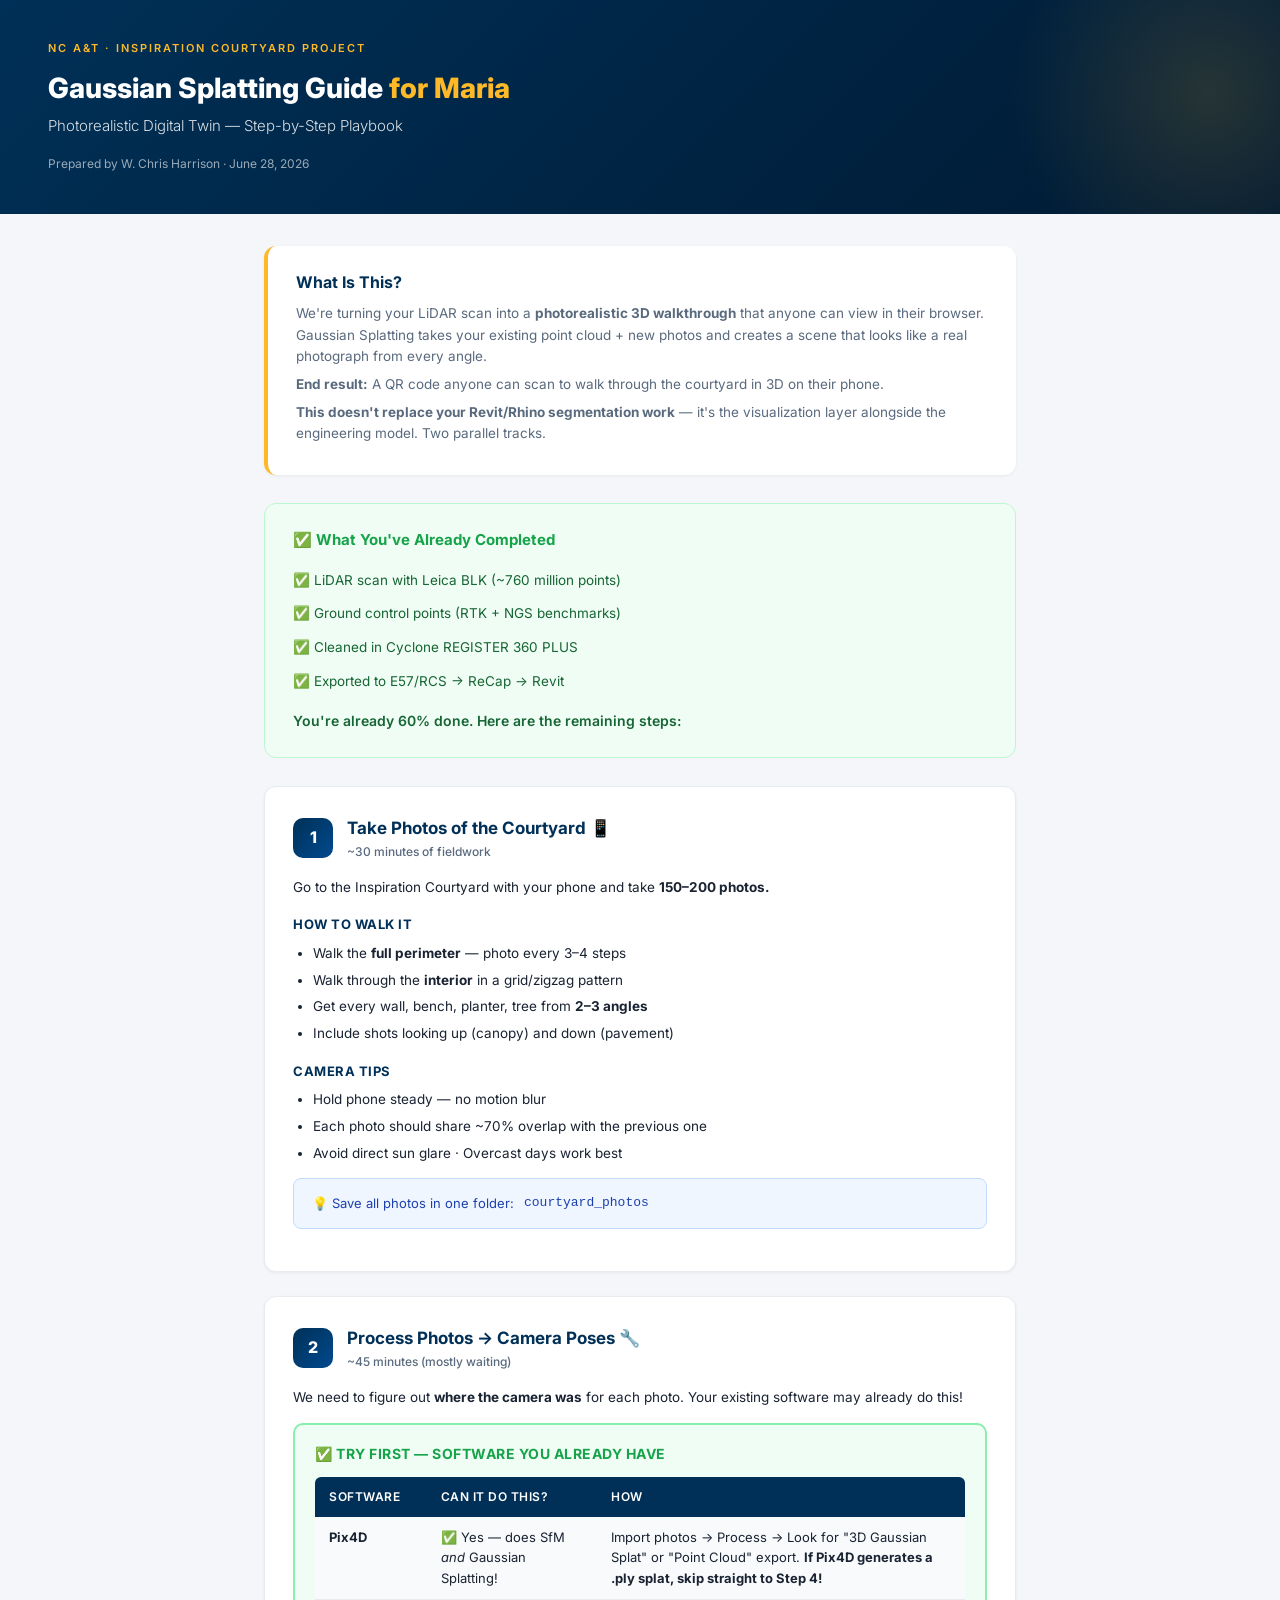
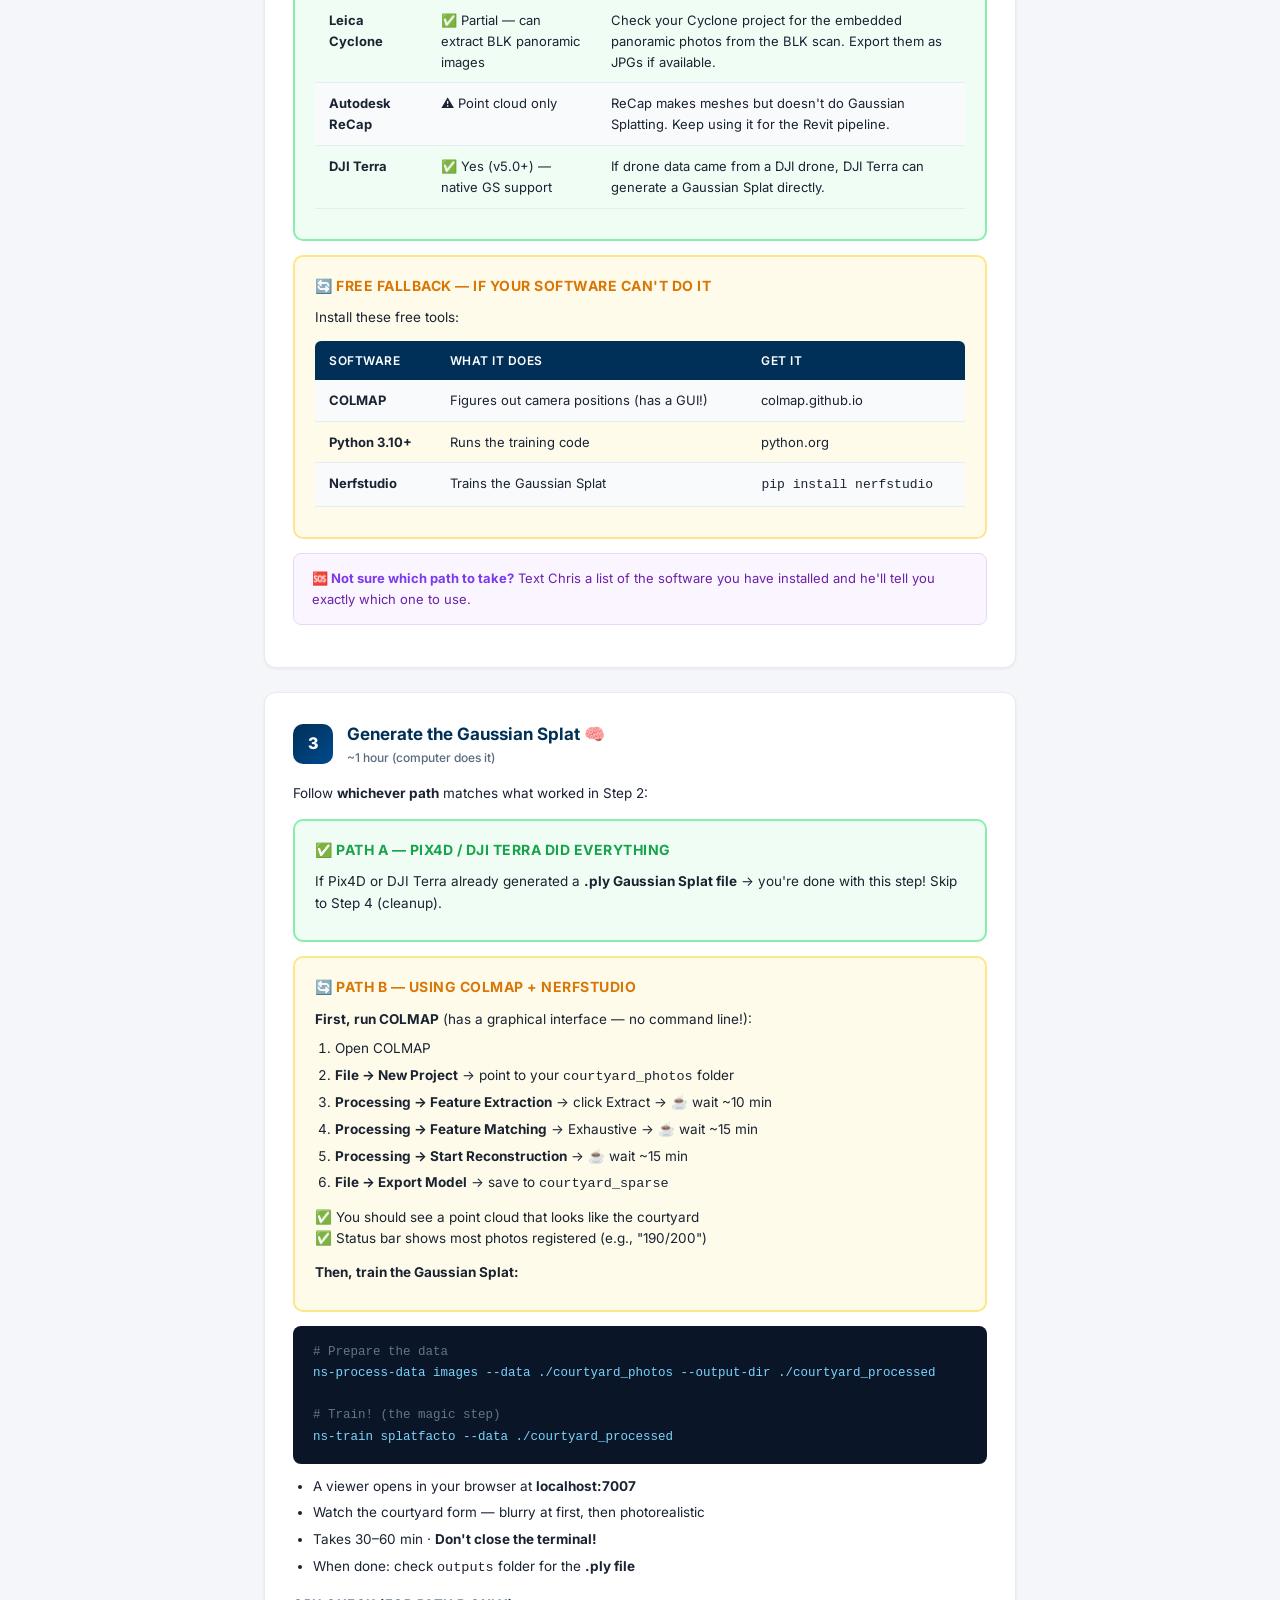
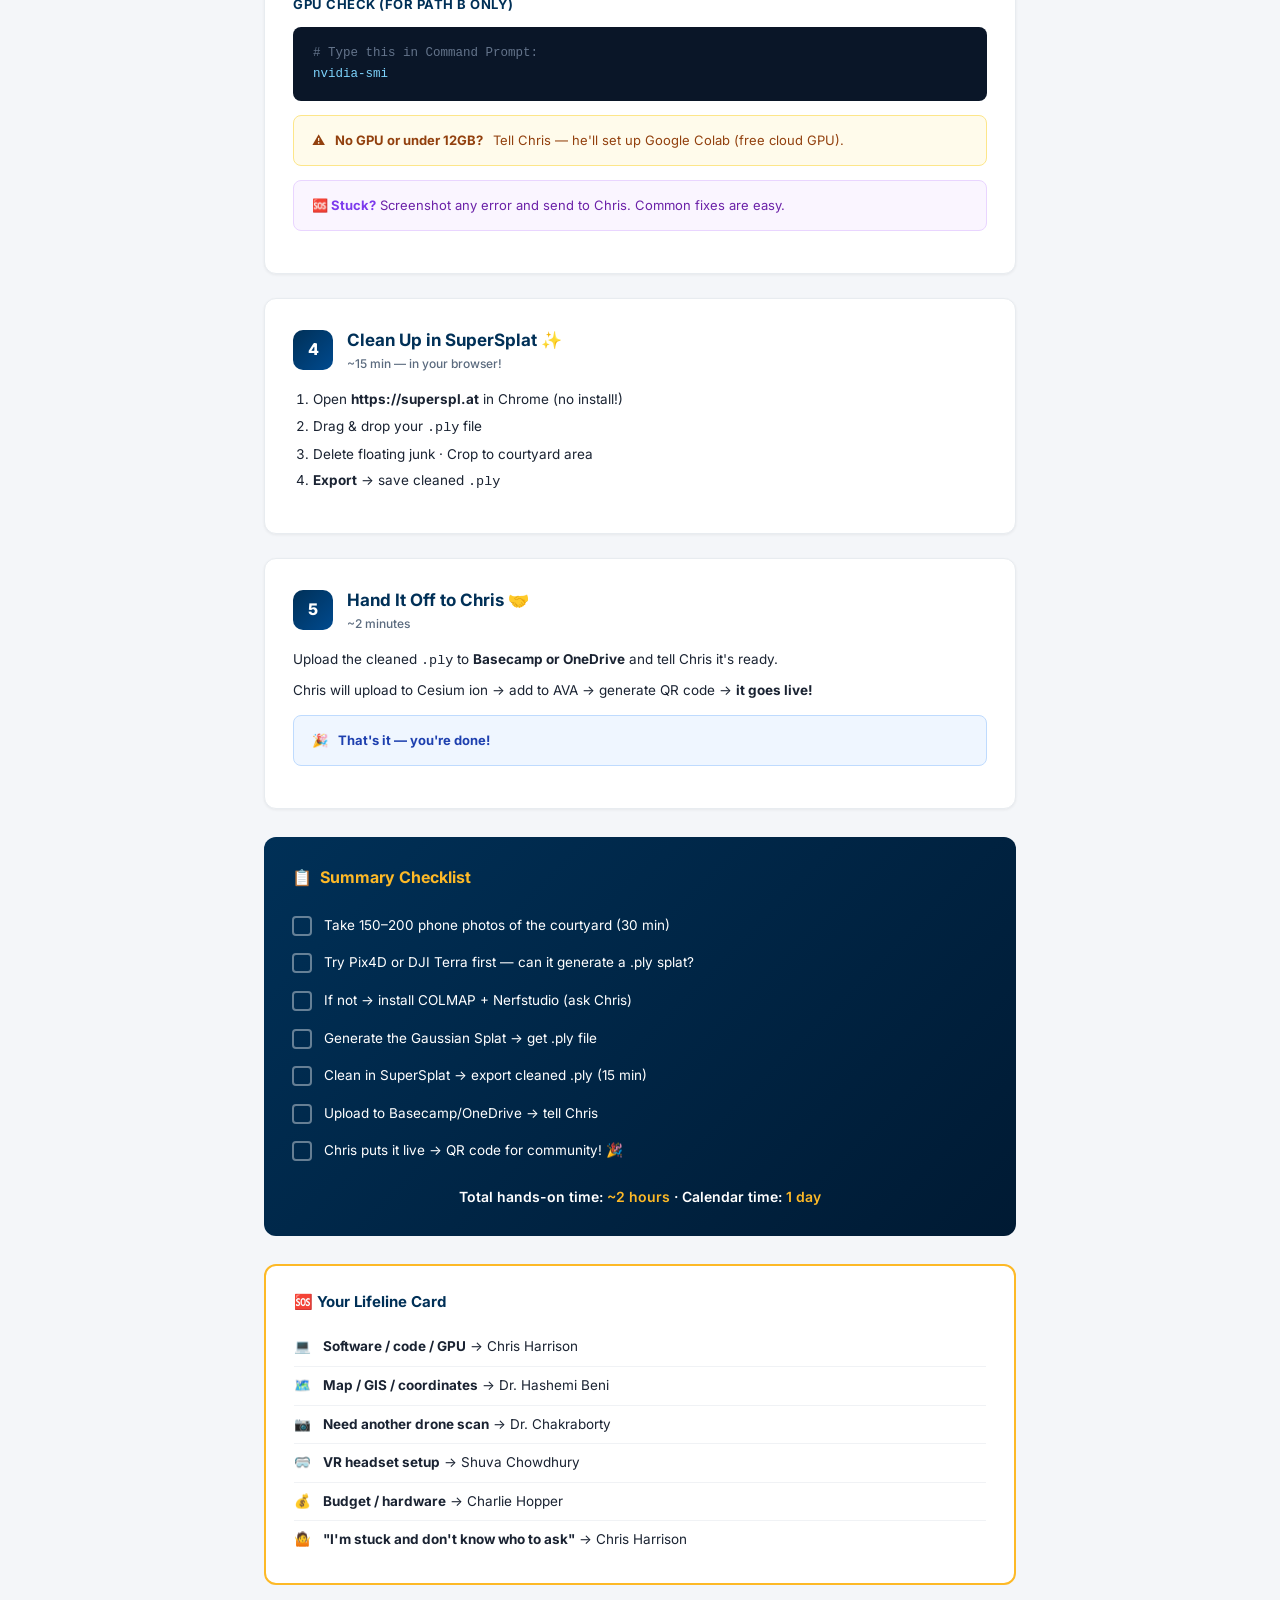
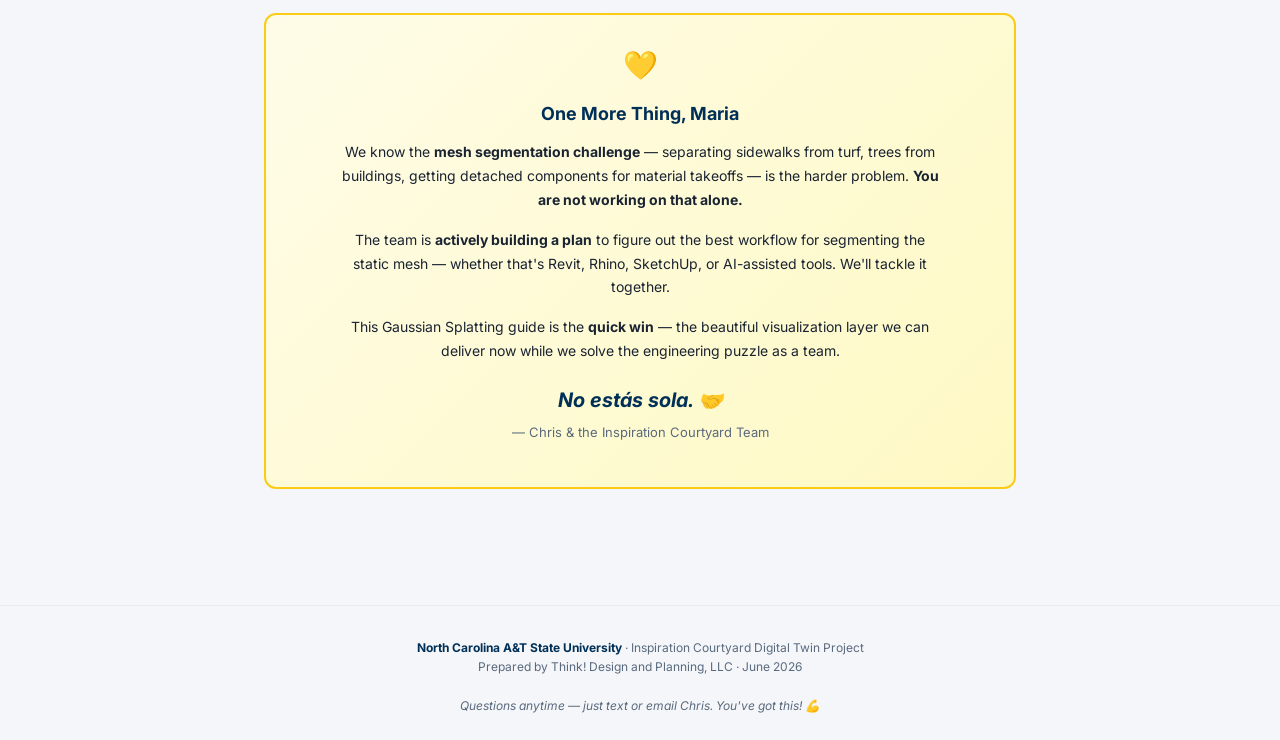
<file: maria_guide.html>
<!DOCTYPE html>
<html lang="en">
<head>
<meta charset="UTF-8">
<meta name="viewport" content="width=device-width, initial-scale=1.0">
<title>Maria's Gaussian Splatting Guide — Inspiration Courtyard</title>
<link href="https://fonts.googleapis.com/css2?family=Inter:wght@300;400;500;600;700;800&display=swap" rel="stylesheet">
<!-- Icons are native emoji for universal mobile support -->
<style>
  :root {
    --blue: #003057;
    --gold: #FDB927;
    --dark: #0a1628;
    --surface: #f4f6f9;
    --card: #ffffff;
    --text: #1a2332;
    --text-light: #5a6a7e;
    --green: #16a34a;
    --green-bg: #f0fdf4;
    --amber: #d97706;
    --amber-bg: #fffbeb;
  }
  * { margin: 0; padding: 0; box-sizing: border-box; }
  body { font-family: 'Inter', sans-serif; background: var(--surface); color: var(--text); line-height: 1.6; font-size: 14px; }
  .header { background: linear-gradient(135deg, var(--blue) 0%, #001a33 100%); color: white; padding: 40px 48px; position: relative; overflow: hidden; }
  .header::after { content: ''; position: absolute; top: -50%; right: -10%; width: 400px; height: 400px; background: radial-gradient(circle, rgba(253,185,39,0.15) 0%, transparent 70%); border-radius: 50%; }
  .header-eyebrow { font-size: 11px; font-weight: 600; letter-spacing: 2px; text-transform: uppercase; color: var(--gold); margin-bottom: 8px; }
  .header h1 { font-size: 28px; font-weight: 800; margin-bottom: 4px; position: relative; }
  .header h1 span { color: var(--gold); }
  .header-sub { font-size: 15px; font-weight: 300; opacity: 0.85; margin-bottom: 16px; }
  .header-meta { font-size: 12px; opacity: 0.6; }
  .content { max-width: 800px; margin: 0 auto; padding: 32px 24px 64px; }
  .intro-card { background: var(--card); border-radius: 12px; padding: 24px 28px; margin-bottom: 28px; border-left: 4px solid var(--gold); box-shadow: 0 1px 3px rgba(0,0,0,0.06); }
  .intro-card h2 { font-size: 16px; font-weight: 700; color: var(--blue); margin-bottom: 8px; }
  .intro-card p { color: var(--text-light); font-size: 13.5px; margin-bottom: 6px; }
  .done-section { background: var(--green-bg); border-radius: 12px; padding: 24px 28px; margin-bottom: 28px; border: 1px solid #bbf7d0; }
  .done-section h3 { font-size: 15px; font-weight: 700; color: var(--green); margin-bottom: 12px; display: flex; align-items: center; gap: 8px; }
  .done-item { display: flex; align-items: flex-start; gap: 10px; padding: 6px 0; font-size: 13.5px; color: #166534; }
  .done-item .material-icons-round { font-size: 18px; color: var(--green); margin-top: 1px; }
  .step-card { background: var(--card); border-radius: 12px; padding: 28px; margin-bottom: 24px; box-shadow: 0 1px 3px rgba(0,0,0,0.06); border: 1px solid #e8ecf0; page-break-inside: avoid; }
  .step-header { display: flex; align-items: center; gap: 14px; margin-bottom: 16px; }
  .step-number { width: 40px; height: 40px; background: linear-gradient(135deg, var(--blue), #004a8f); color: white; border-radius: 10px; display: flex; align-items: center; justify-content: center; font-size: 16px; font-weight: 800; flex-shrink: 0; }
  .step-title { font-size: 17px; font-weight: 700; color: var(--blue); }
  .step-time { font-size: 12px; color: var(--text-light); font-weight: 500; }
  .step-body p, .step-body li { font-size: 13.5px; margin-bottom: 8px; }
  .step-body ul, .step-body ol { padding-left: 20px; margin-bottom: 12px; }
  .step-body li { margin-bottom: 5px; }
  .step-body h4 { font-size: 13px; font-weight: 700; color: var(--blue); margin: 16px 0 8px; text-transform: uppercase; letter-spacing: 0.5px; }
  .code-block { background: var(--dark); color: #e2e8f0; border-radius: 8px; padding: 16px 20px; font-family: 'Consolas', monospace; font-size: 12.5px; line-height: 1.7; margin: 12px 0; overflow-x: auto; }
  .code-comment { color: #64748b; }
  .code-cmd { color: #7dd3fc; }
  .tip-box { background: #eff6ff; border: 1px solid #bfdbfe; border-radius: 8px; padding: 14px 18px; margin: 14px 0; font-size: 13px; color: #1e40af; display: flex; gap: 10px; align-items: flex-start; }
  .tip-box .material-icons-round { font-size: 18px; margin-top: 1px; color: #3b82f6; }
  .warn-box { background: var(--amber-bg); border: 1px solid #fde68a; border-radius: 8px; padding: 14px 18px; margin: 14px 0; font-size: 13px; color: #92400e; display: flex; gap: 10px; align-items: flex-start; }
  .warn-box .material-icons-round { font-size: 18px; margin-top: 1px; color: var(--amber); }
  .help-box { background: #faf5ff; border: 1px solid #e9d5ff; border-radius: 8px; padding: 14px 18px; margin: 14px 0; font-size: 13px; color: #6b21a8; }
  .help-box strong { color: #7c3aed; }
  table { width: 100%; border-collapse: collapse; margin: 12px 0; font-size: 13px; }
  th { background: var(--blue); color: white; font-weight: 600; text-align: left; padding: 10px 14px; font-size: 12px; text-transform: uppercase; letter-spacing: 0.5px; }
  th:first-child { border-radius: 6px 0 0 0; }
  th:last-child { border-radius: 0 6px 0 0; }
  td { padding: 10px 14px; border-bottom: 1px solid #e8ecf0; vertical-align: top; }
  tr:nth-child(even) td { background: #f8fafc; }
  .checklist { background: linear-gradient(135deg, var(--blue) 0%, #001a33 100%); color: white; border-radius: 12px; padding: 28px; margin: 28px 0; }
  .checklist h3 { font-size: 16px; font-weight: 700; margin-bottom: 16px; display: flex; align-items: center; gap: 8px; }
  .checklist h3 span { color: var(--gold); }
  .check-item { display: flex; align-items: flex-start; gap: 12px; padding: 8px 0; font-size: 13.5px; }
  .checkbox { width: 20px; height: 20px; border: 2px solid rgba(255,255,255,0.4); border-radius: 4px; flex-shrink: 0; margin-top: 1px; }
  .lifeline { background: var(--card); border: 2px solid var(--gold); border-radius: 12px; padding: 24px 28px; margin: 28px 0; }
  .lifeline h3 { font-size: 15px; font-weight: 700; color: var(--blue); margin-bottom: 14px; display: flex; align-items: center; gap: 8px; }
  .lifeline-item { display: flex; gap: 12px; padding: 8px 0; font-size: 13.5px; border-bottom: 1px solid #f0f2f5; }
  .lifeline-item:last-child { border-bottom: none; }
  .footer { text-align: center; padding: 32px; color: var(--text-light); font-size: 12px; border-top: 1px solid #e8ecf0; margin-top: 24px; }
  .footer strong { color: var(--blue); }
  .decision-box { border-radius: 10px; padding: 18px 20px; margin: 14px 0; }
  .decision-box--green { background: #f0fdf4; border: 2px solid #86efac; }
  .decision-box--green h4 { color: #16a34a; margin: 0 0 10px; font-size: 14px; }
  .decision-box--yellow { background: #fffbeb; border: 2px solid #fde68a; }
  .decision-box--yellow h4 { color: #d97706; margin: 0 0 10px; font-size: 14px; }
  .message-card { background: linear-gradient(135deg, #fefce8 0%, #fef9c3 100%); border: 2px solid #facc15; border-radius: 12px; padding: 28px 32px; margin: 28px 0; text-align: center; }
  .message-card h3 { font-size: 18px; font-weight: 700; color: #003057; margin-bottom: 12px; }
  .message-card p { font-size: 14px; color: #1a2332; max-width: 600px; margin: 0 auto 16px; line-height: 1.7; }
  .message-card .no-sola { font-size: 20px; font-weight: 700; color: #003057; margin: 20px auto 4px; font-style: italic; }
  /* ─── MOBILE RESPONSIVE ─── */
  @media (max-width: 600px) {
    .header { padding: 24px 20px; }
    .header h1 { font-size: 22px; }
    .header-sub { font-size: 13px; }
    .content { padding: 16px 12px 48px; }
    .intro-card, .done-section, .step-card, .checklist, .lifeline { padding: 18px 16px; border-radius: 10px; }
    .step-card { padding: 20px 16px; }
    .step-title { font-size: 15px; }
    .step-header { gap: 10px; }
    .step-number { width: 34px; height: 34px; font-size: 14px; border-radius: 8px; }
    .decision-box { padding: 14px 12px; }
    .decision-box h4 { font-size: 13px !important; }
    .message-card { padding: 20px 16px; }
    .message-card h3 { font-size: 16px; }
    .message-card p { font-size: 13px; }
    .message-card .no-sola { font-size: 17px; }

    /* Tables → stacked cards on mobile */
    table, thead, tbody, th, td, tr { display: block; width: 100%; }
    thead { display: none; }
    tr { background: var(--card); border: 1px solid #e8ecf0; border-radius: 8px; margin-bottom: 8px; padding: 12px 14px; }
    tr:nth-child(even) td { background: transparent; }
    td { padding: 4px 0; border: none; font-size: 13px; }
    td:first-child { font-weight: 600; color: var(--blue); padding-bottom: 4px; }
    td:before { content: none; }

    /* Code blocks scroll horizontally */
    .code-block { font-size: 11px; padding: 12px 14px; word-break: break-all; }

    /* Tip/warn/help boxes */
    .tip-box, .warn-box { padding: 12px 14px; font-size: 12.5px; }
    .help-box { padding: 12px 14px; font-size: 12.5px; }

    /* Checklist */
    .check-item { font-size: 12.5px; gap: 10px; }
    .checkbox { width: 18px; height: 18px; }

    /* Lifeline */
    .lifeline-item { font-size: 12.5px; gap: 8px; }

    /* Personal message */
    .footer { padding: 20px 16px; }
  }

  @media (max-width: 380px) {
    .header h1 { font-size: 19px; }
    .header-eyebrow { font-size: 10px; letter-spacing: 1.5px; }
    .step-title { font-size: 14px; }
    .code-block { font-size: 10.5px; padding: 10px 12px; }
  }

  @media print {
    body { background: white; font-size: 12px; }
    .header { padding: 24px 32px; }
    .content { padding: 16px; }
    .step-card { box-shadow: none; border: 1px solid #ddd; }
    .checklist, .header, .done-section, .tip-box, .warn-box, .help-box, th { -webkit-print-color-adjust: exact; print-color-adjust: exact; }
  }
</style>
</head>
<body>

<div class="header">
  <div class="header-eyebrow">NC A&T · Inspiration Courtyard Project</div>
  <h1>Gaussian Splatting Guide <span>for Maria</span></h1>
  <div class="header-sub">Photorealistic Digital Twin — Step-by-Step Playbook</div>
  <div class="header-meta">Prepared by W. Chris Harrison · June 28, 2026</div>
</div>

<div class="content">

<div class="intro-card">
  <h2>What Is This?</h2>
  <p>We're turning your LiDAR scan into a <strong>photorealistic 3D walkthrough</strong> that anyone can view in their browser. Gaussian Splatting takes your existing point cloud + new photos and creates a scene that looks like a real photograph from every angle.</p>
  <p><strong>End result:</strong> A QR code anyone can scan to walk through the courtyard in 3D on their phone.</p>
  <p><strong>This doesn't replace your Revit/Rhino segmentation work</strong> — it's the visualization layer alongside the engineering model. Two parallel tracks.</p>
</div>

<div class="done-section">
  <h3>✅ What You've Already Completed</h3>
  <div class="done-item">✅ LiDAR scan with Leica BLK (~760 million points)</div>
  <div class="done-item">✅ Ground control points (RTK + NGS benchmarks)</div>
  <div class="done-item">✅ Cleaned in Cyclone REGISTER 360 PLUS</div>
  <div class="done-item">✅ Exported to E57/RCS → ReCap → Revit</div>
  <div style="margin-top:12px; font-weight:600; color:#166534;">You're already 60% done. Here are the remaining steps:</div>
</div>

<!-- STEP 1 -->
<div class="step-card">
  <div class="step-header">
    <div class="step-number">1</div>
    <div><div class="step-title">Take Photos of the Courtyard 📱</div><div class="step-time">~30 minutes of fieldwork</div></div>
  </div>
  <div class="step-body">
    <p>Go to the Inspiration Courtyard with your phone and take <strong>150–200 photos.</strong></p>
    <h4>How to Walk It</h4>
    <ul>
      <li>Walk the <strong>full perimeter</strong> — photo every 3–4 steps</li>
      <li>Walk through the <strong>interior</strong> in a grid/zigzag pattern</li>
      <li>Get every wall, bench, planter, tree from <strong>2–3 angles</strong></li>
      <li>Include shots looking up (canopy) and down (pavement)</li>
    </ul>
    <h4>Camera Tips</h4>
    <ul>
      <li>Hold phone steady — no motion blur</li>
      <li>Each photo should share ~70% overlap with the previous one</li>
      <li>Avoid direct sun glare · Overcast days work best</li>
    </ul>
    <div class="tip-box">💡 Save all photos in one folder: <code>courtyard_photos</code></div>
  </div>
</div>

<!-- STEP 2 -->
<div class="step-card">
  <div class="step-header">
    <div class="step-number">2</div>
    <div><div class="step-title">Process Photos → Camera Poses 🔧</div><div class="step-time">~45 minutes (mostly waiting)</div></div>
  </div>
  <div class="step-body">
    <p>We need to figure out <strong>where the camera was</strong> for each photo. Your existing software may already do this!</p>

    <div class="decision-box decision-box--green">
      <h4>✅ TRY FIRST — Software You Already Have</h4>
      <table>
        <tr><th>Software</th><th>Can It Do This?</th><th>How</th></tr>
        <tr><td><strong>Pix4D</strong></td><td>✅ Yes — does SfM <em>and</em> Gaussian Splatting!</td><td>Import photos → Process → Look for "3D Gaussian Splat" or "Point Cloud" export. <strong>If Pix4D generates a .ply splat, skip straight to Step 4!</strong></td></tr>
        <tr><td><strong>Leica Cyclone</strong></td><td>✅ Partial — can extract BLK panoramic images</td><td>Check your Cyclone project for the embedded panoramic photos from the BLK scan. Export them as JPGs if available.</td></tr>
        <tr><td><strong>Autodesk ReCap</strong></td><td>⚠️ Point cloud only</td><td>ReCap makes meshes but doesn't do Gaussian Splatting. Keep using it for the Revit pipeline.</td></tr>
        <tr><td><strong>DJI Terra</strong></td><td>✅ Yes (v5.0+) — native GS support</td><td>If drone data came from a DJI drone, DJI Terra can generate a Gaussian Splat directly.</td></tr>
      </table>
    </div>

    <div class="decision-box decision-box--yellow">
      <h4>🔄 FREE FALLBACK — If Your Software Can't Do It</h4>
      <p style="margin-bottom:10px;">Install these free tools:</p>
      <table>
        <tr><th>Software</th><th>What It Does</th><th>Get It</th></tr>
        <tr><td><strong>COLMAP</strong></td><td>Figures out camera positions (has a GUI!)</td><td>colmap.github.io</td></tr>
        <tr><td><strong>Python 3.10+</strong></td><td>Runs the training code</td><td>python.org</td></tr>
        <tr><td><strong>Nerfstudio</strong></td><td>Trains the Gaussian Splat</td><td><code>pip install nerfstudio</code></td></tr>
      </table>
    </div>

    <div class="help-box"><strong>🆘 Not sure which path to take?</strong> Text Chris a list of the software you have installed and he'll tell you exactly which one to use.</div>
  </div>
</div>

<!-- STEP 3 -->
<div class="step-card">
  <div class="step-header">
    <div class="step-number">3</div>
    <div><div class="step-title">Generate the Gaussian Splat 🧠</div><div class="step-time">~1 hour (computer does it)</div></div>
  </div>
  <div class="step-body">
    <p>Follow <strong>whichever path</strong> matches what worked in Step 2:</p>

    <div class="decision-box decision-box--green">
      <h4>✅ PATH A — Pix4D / DJI Terra Did Everything</h4>
      <p>If Pix4D or DJI Terra already generated a <strong>.ply Gaussian Splat file</strong> → you're done with this step! Skip to Step 4 (cleanup).</p>
    </div>

    <div class="decision-box decision-box--yellow">
      <h4>🔄 PATH B — Using COLMAP + Nerfstudio</h4>

      <p style="margin:8px 0;"><strong>First, run COLMAP</strong> (has a graphical interface — no command line!):</p>
      <ol style="margin-bottom:12px;">
        <li>Open COLMAP</li>
        <li><strong>File → New Project</strong> → point to your <code>courtyard_photos</code> folder</li>
        <li><strong>Processing → Feature Extraction</strong> → click Extract → ☕ wait ~10 min</li>
        <li><strong>Processing → Feature Matching</strong> → Exhaustive → ☕ wait ~15 min</li>
        <li><strong>Processing → Start Reconstruction</strong> → ☕ wait ~15 min</li>
        <li><strong>File → Export Model</strong> → save to <code>courtyard_sparse</code></li>
      </ol>
      <p>✅ You should see a point cloud that looks like the courtyard<br>✅ Status bar shows most photos registered (e.g., "190/200")</p>

      <p style="margin:12px 0 8px;"><strong>Then, train the Gaussian Splat:</strong></p>
    </div>

    <div class="code-block"><span class="code-comment"># Prepare the data</span><br><span class="code-cmd">ns-process-data images --data ./courtyard_photos --output-dir ./courtyard_processed</span><br><br><span class="code-comment"># Train! (the magic step)</span><br><span class="code-cmd">ns-train splatfacto --data ./courtyard_processed</span></div>
    <ul>
      <li>A viewer opens in your browser at <strong>localhost:7007</strong></li>
      <li>Watch the courtyard form — blurry at first, then photorealistic</li>
      <li>Takes 30–60 min · <strong>Don't close the terminal!</strong></li>
      <li>When done: check <code>outputs</code> folder for the <strong>.ply file</strong></li>
    </ul>

    <h4>GPU Check (for Path B only)</h4>
    <div class="code-block"><span class="code-comment"># Type this in Command Prompt:</span><br><span class="code-cmd">nvidia-smi</span></div>
    <div class="warn-box">⚠️ <strong>No GPU or under 12GB?</strong> Tell Chris — he'll set up Google Colab (free cloud GPU).</div>

    <div class="help-box"><strong>🆘 Stuck?</strong> Screenshot any error and send to Chris. Common fixes are easy.</div>
  </div>
</div>

<!-- STEP 5 -->
<div class="step-card">
  <div class="step-header">
    <div class="step-number">4</div>
    <div><div class="step-title">Clean Up in SuperSplat ✨</div><div class="step-time">~15 min — in your browser!</div></div>
  </div>
  <div class="step-body">
    <ol>
      <li>Open <strong>https://superspl.at</strong> in Chrome (no install!)</li>
      <li>Drag & drop your <code>.ply</code> file</li>
      <li>Delete floating junk · Crop to courtyard area</li>
      <li><strong>Export</strong> → save cleaned <code>.ply</code></li>
    </ol>
  </div>
</div>

<!-- STEP 6 -->
<div class="step-card">
  <div class="step-header">
    <div class="step-number">5</div>
    <div><div class="step-title">Hand It Off to Chris 🤝</div><div class="step-time">~2 minutes</div></div>
  </div>
  <div class="step-body">
    <p>Upload the cleaned <code>.ply</code> to <strong>Basecamp or OneDrive</strong> and tell Chris it's ready.</p>
    <p>Chris will upload to Cesium ion → add to AVA → generate QR code → <strong>it goes live!</strong></p>
    <div class="tip-box">🎉 <strong>That's it — you're done!</strong></div>
  </div>
</div>

<!-- CHECKLIST -->
<div class="checklist">
  <h3>📋 <span>Summary Checklist</span></h3>
  <div class="check-item"><div class="checkbox"></div> Take 150–200 phone photos of the courtyard (30 min)</div>
  <div class="check-item"><div class="checkbox"></div> Try Pix4D or DJI Terra first — can it generate a .ply splat?</div>
  <div class="check-item"><div class="checkbox"></div> If not → install COLMAP + Nerfstudio (ask Chris)</div>
  <div class="check-item"><div class="checkbox"></div> Generate the Gaussian Splat → get .ply file</div>
  <div class="check-item"><div class="checkbox"></div> Clean in SuperSplat → export cleaned .ply (15 min)</div>
  <div class="check-item"><div class="checkbox"></div> Upload to Basecamp/OneDrive → tell Chris</div>
  <div class="check-item"><div class="checkbox"></div> Chris puts it live → QR code for community! 🎉</div>
  <div style="margin-top:16px; text-align:center; font-size:14px; font-weight:600;">
    Total hands-on time: <span style="color:var(--gold);">~2 hours</span> · Calendar time: <span style="color:var(--gold);">1 day</span>
  </div>
</div>

<!-- LIFELINE -->
<div class="lifeline">
  <h3>🆘 Your Lifeline Card</h3>
  <div class="lifeline-item"><span>💻</span> <span><strong>Software / code / GPU</strong> → Chris Harrison</span></div>
  <div class="lifeline-item"><span>🗺️</span> <span><strong>Map / GIS / coordinates</strong> → Dr. Hashemi Beni</span></div>
  <div class="lifeline-item"><span>📷</span> <span><strong>Need another drone scan</strong> → Dr. Chakraborty</span></div>
  <div class="lifeline-item"><span>🥽</span> <span><strong>VR headset setup</strong> → Shuva Chowdhury</span></div>
  <div class="lifeline-item"><span>💰</span> <span><strong>Budget / hardware</strong> → Charlie Hopper</span></div>
  <div class="lifeline-item"><span>🤷</span> <span><strong>"I'm stuck and don't know who to ask"</strong> → Chris Harrison</span></div>
</div>

<!-- PERSONAL MESSAGE -->
<div class="message-card">
  <div style="font-size: 28px; margin-bottom: 12px;">💛</div>
  <h3>One More Thing, Maria</h3>
  <p>We know the <strong>mesh segmentation challenge</strong> — separating sidewalks from turf, trees from buildings, getting detached components for material takeoffs — is the harder problem. <strong>You are not working on that alone.</strong></p>
  <p>The team is <strong>actively building a plan</strong> to figure out the best workflow for segmenting the static mesh — whether that's Revit, Rhino, SketchUp, or AI-assisted tools. We'll tackle it together.</p>
  <p>This Gaussian Splatting guide is the <strong>quick win</strong> — the beautiful visualization layer we can deliver now while we solve the engineering puzzle as a team.</p>
  <p class="no-sola">No estás sola. 🤝</p>
  <p style="font-size: 13px; color: #5a6a7e;">— Chris & the Inspiration Courtyard Team</p>
</div>

</div>

<div class="footer">
  <strong>North Carolina A&T State University</strong> · Inspiration Courtyard Digital Twin Project<br>
  Prepared by Think! Design and Planning, LLC · June 2026<br><br>
  <em>Questions anytime — just text or email Chris. You've got this! 💪</em>
</div>

</body>
</html>
</file>
